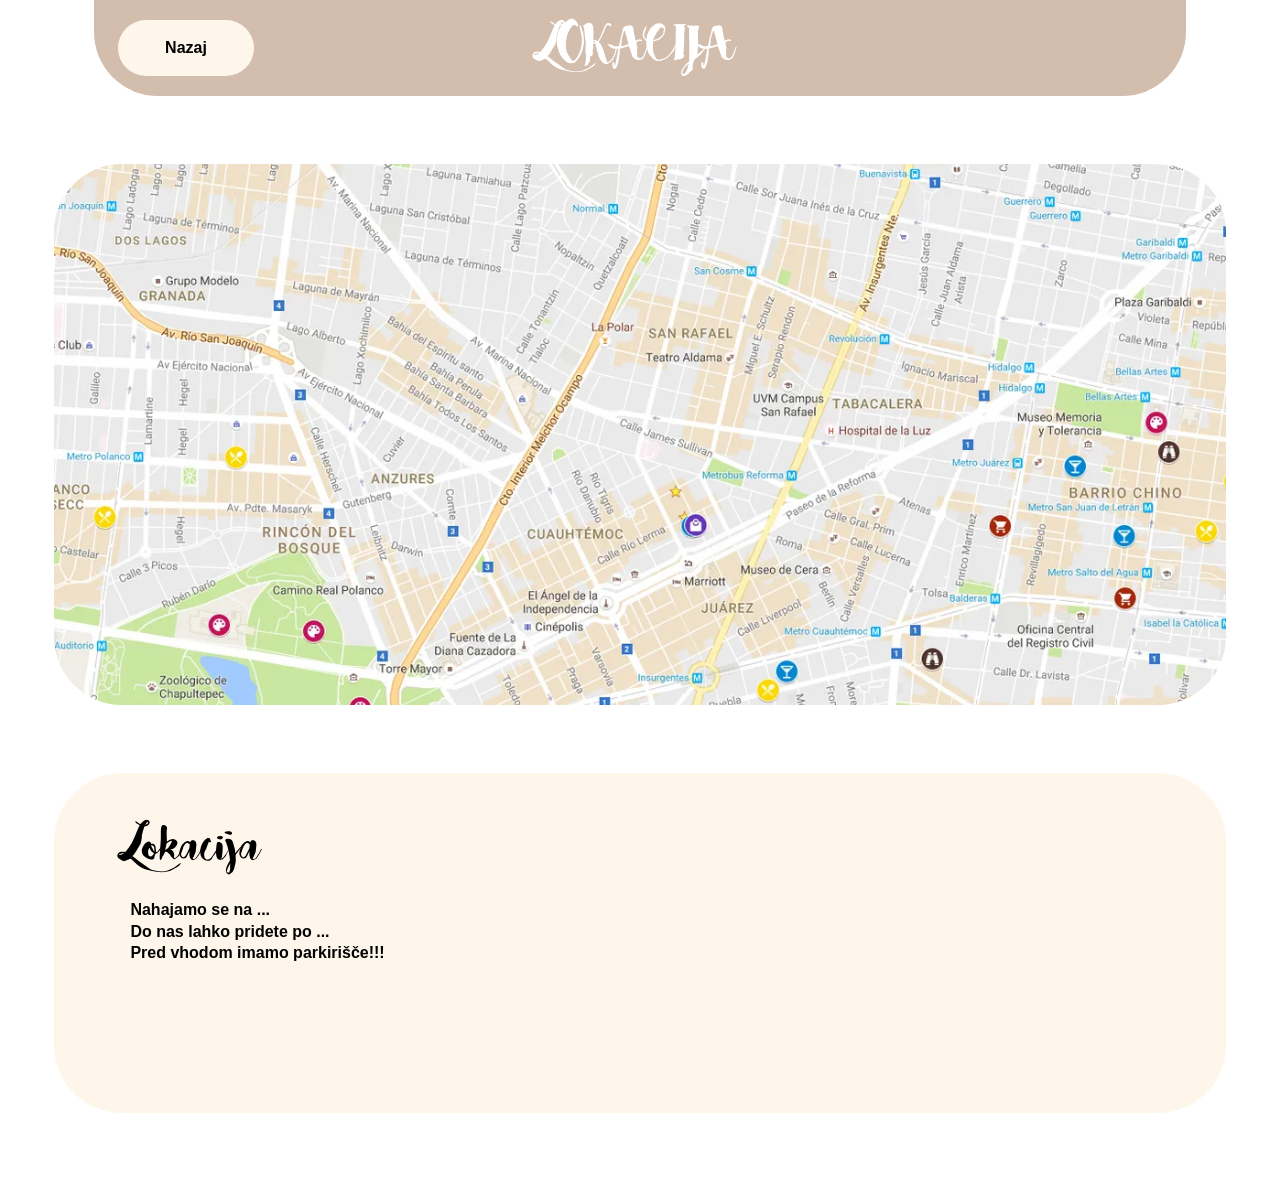
<file: lokacija.html>
<!DOCTYPE html>
<html lang="sl">
<head>
    <meta charset="UTF-8">
    <meta name="viewport" content="width=device-width, initial-scale=1.0">
    <title>Lokacija | Pekarna Pri Peku</title>
    <link rel="stylesheet" href="style.css">
</head>
<body>
    <header class="site-header">
        <a class="button header-start" href="index.html">Nazaj</a>
        <h1>LOKACIJA</h1>
    </header>

    <main class="page">
        <div class="media media--wide"><img src="images/zemljevid.jpg" alt="Zemljevid okolice pekarne"></div>

        <section class="card card--location">
            <h2>Lokacija</h2>
            <p>Nahajamo se na ...<br>Do nas lahko pridete po ...<br>Pred vhodom imamo parkirišče!!!</p>
        </section>
    </main>
</body>
</html>
</file>
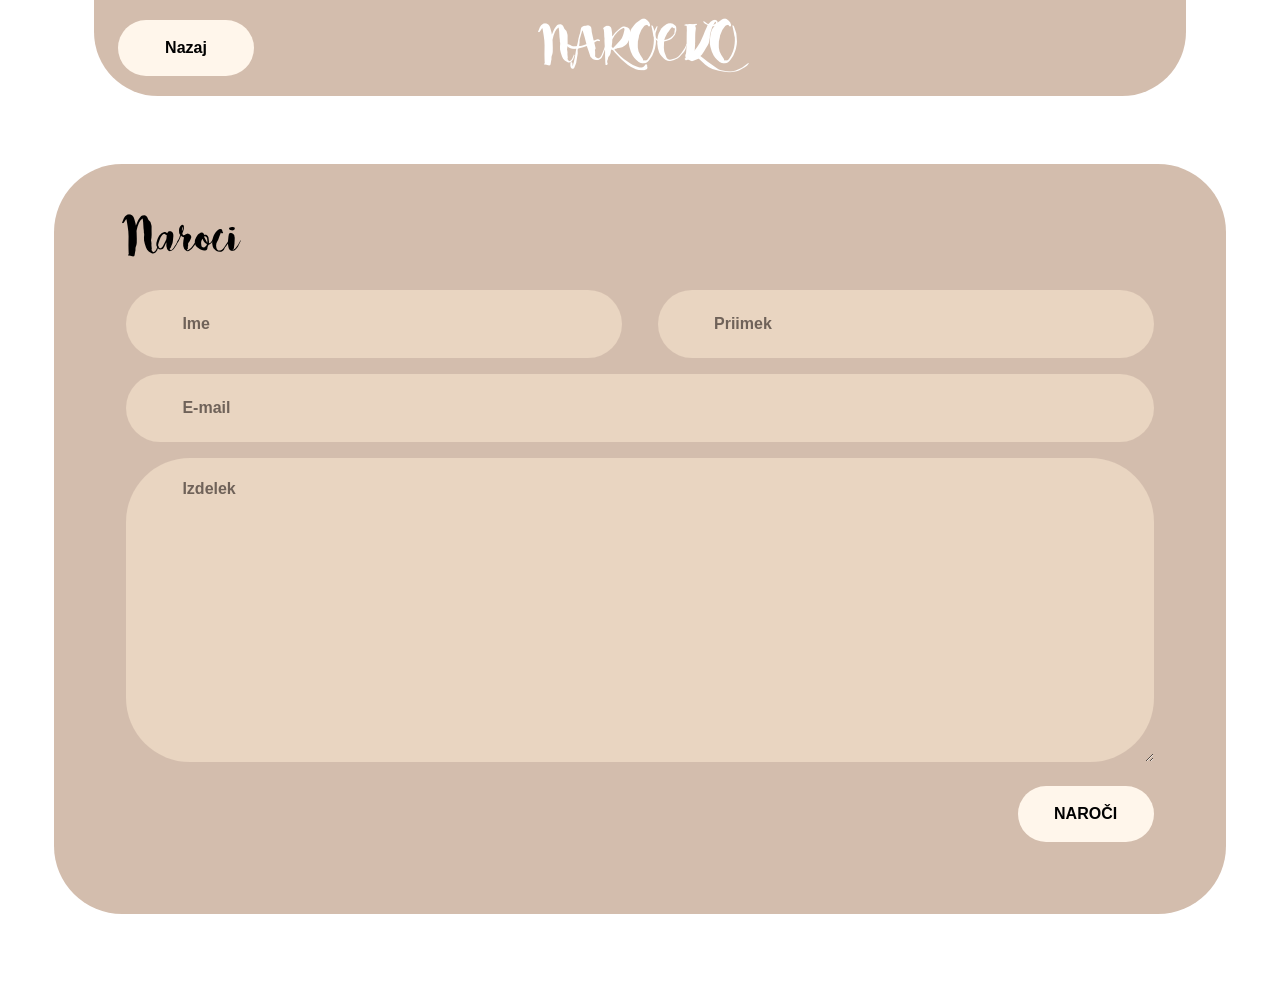
<file: narocilo.html>
<!DOCTYPE html>
<html lang="sl">
<head>
    <meta charset="UTF-8">
    <meta name="viewport" content="width=device-width, initial-scale=1.0">
    <title>Naročilo | Pekarna Pri Peku</title>
    <link rel="stylesheet" href="style.css">
    <script src="scripts.js" defer></script>
</head>
<body>
    <header class="site-header">
        <a class="button header-start" href="index.html">Nazaj</a>
        <h1>NAROCILO</h1>
    </header>

    <main class="page">
        <section class="panel">
            <h2>Naroci</h2>
            <form id="order-form" novalidate>
                <div class="fields">
                    <div class="field field--half">
                        <label class="visually-hidden" for="ime">Ime</label>
                        <input id="ime" name="ime" type="text" placeholder="Ime" autocomplete="given-name" required aria-describedby="ime-error">
                        <p class="error" id="ime-error"></p>
                    </div>
                    <div class="field field--half">
                        <label class="visually-hidden" for="priimek">Priimek</label>
                        <input id="priimek" name="priimek" type="text" placeholder="Priimek" autocomplete="family-name" required aria-describedby="priimek-error">
                        <p class="error" id="priimek-error"></p>
                    </div>
                    <div class="field">
                        <label class="visually-hidden" for="email">E-mail</label>
                        <input id="email" name="email" type="email" placeholder="E-mail" autocomplete="email" required aria-describedby="email-error">
                        <p class="error" id="email-error"></p>
                    </div>
                    <div class="field">
                        <label class="visually-hidden" for="izdelek">Izdelek</label>
                        <textarea id="izdelek" name="izdelek" placeholder="Izdelek" required aria-describedby="izdelek-error"></textarea>
                        <p class="error" id="izdelek-error"></p>
                    </div>
                </div>
                <div class="form-actions">
                    <button class="button" type="submit">NAROČI</button>
                </div>
                <p class="form-status" id="form-status" role="status" hidden></p>
            </form>
        </section>
    </main>
</body>
</html>
</file>
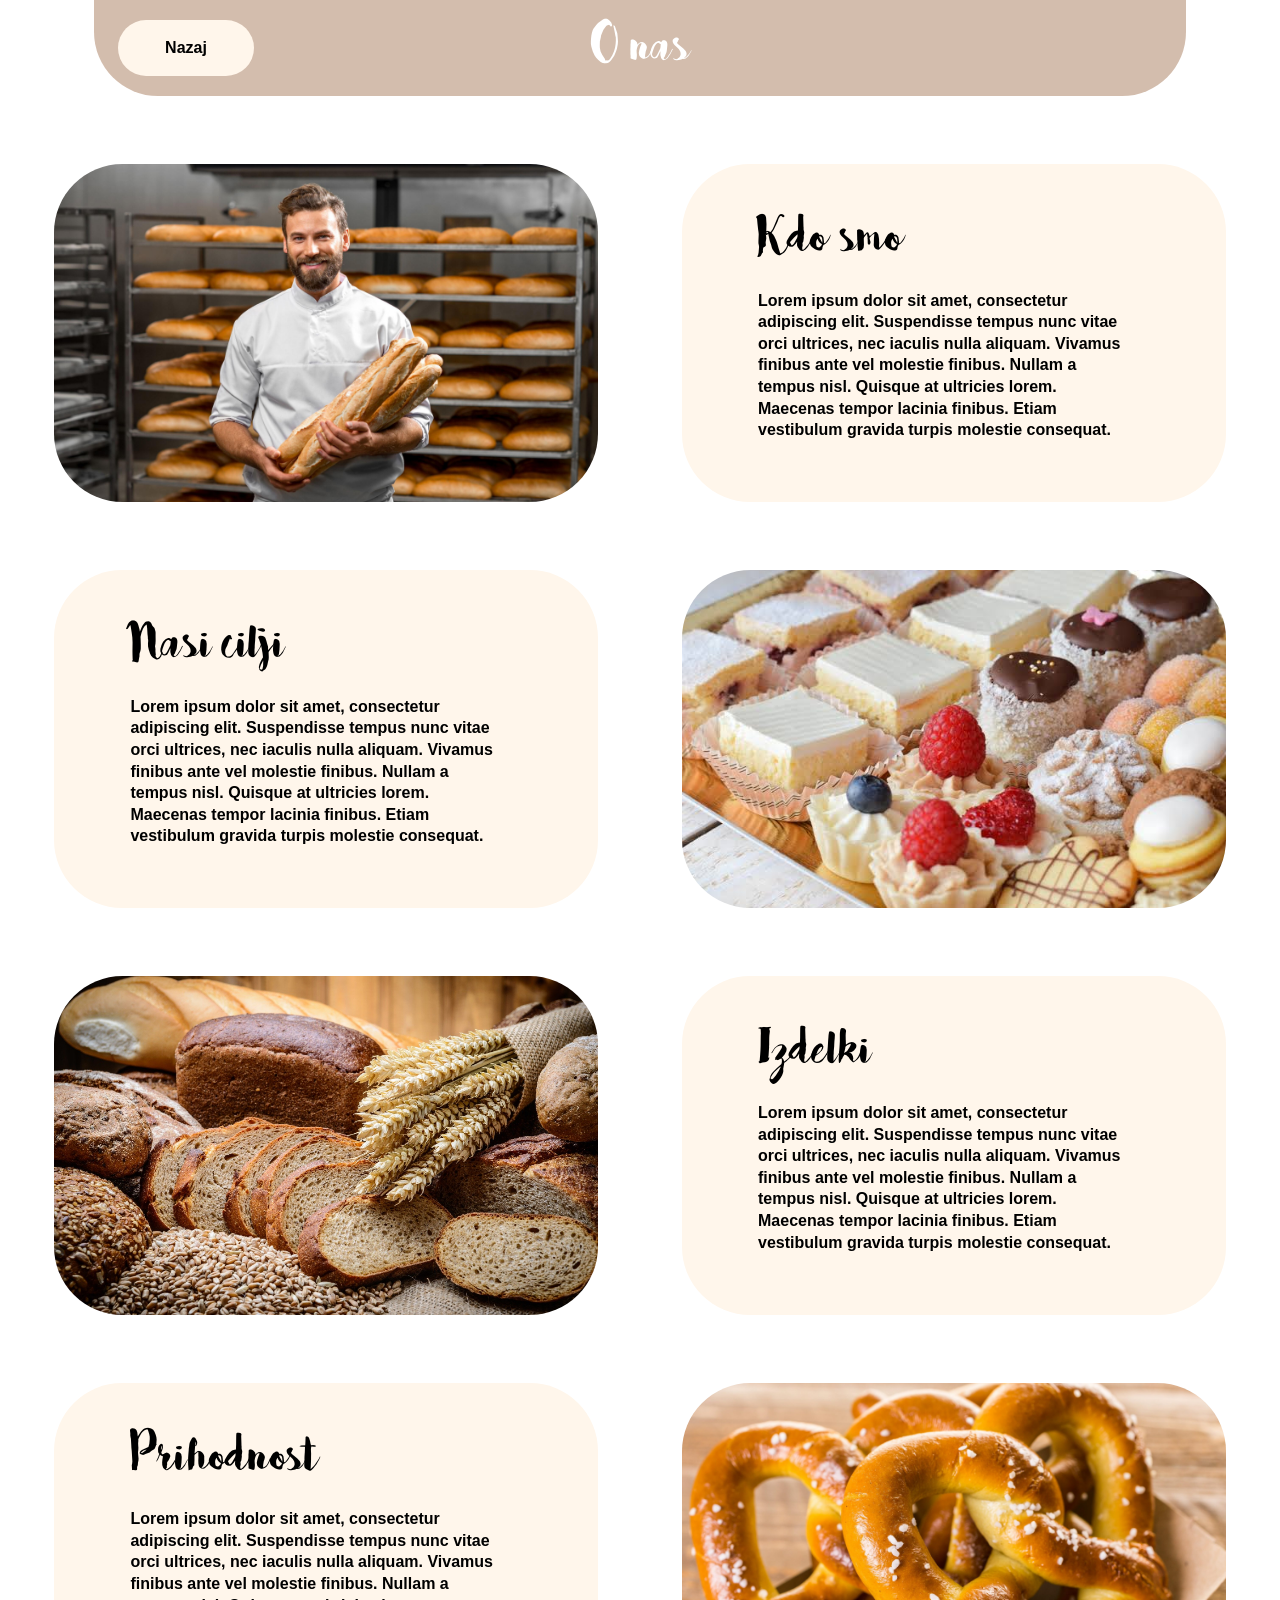
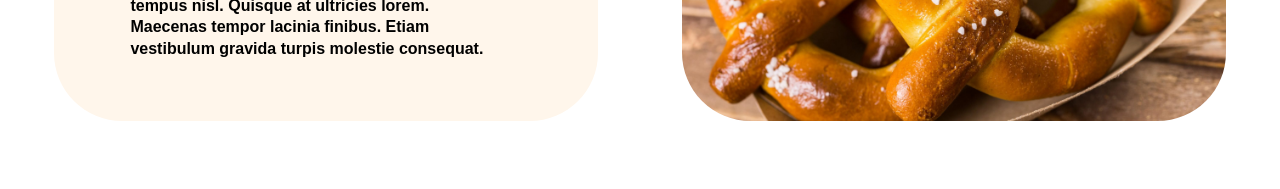
<file: o-nas.html>
<!DOCTYPE html>
<html lang="sl">
<head>
    <meta charset="UTF-8">
    <meta name="viewport" content="width=device-width, initial-scale=1.0">
    <title>O nas | Pekarna Pri Peku</title>
    <link rel="stylesheet" href="style.css">
</head>
<body>
    <header class="site-header">
        <a class="button header-start" href="index.html">Nazaj</a>
        <h1>O nas</h1>
    </header>

    <main class="page">
        <section class="split">
            <div class="media"><img src="images/pek.jpg" alt="Pek v pekarni drži štruce kruha pred policami s pecivom"></div>
            <div class="card">
                <h2>Kdo smo</h2>
                <p>Lorem ipsum dolor sit amet, consectetur adipiscing elit. Suspendisse tempus nunc vitae orci ultrices, nec iaculis nulla aliquam. Vivamus finibus ante vel molestie finibus. Nullam a tempus nisl. Quisque at ultricies lorem. Maecenas tempor lacinia finibus. Etiam vestibulum gravida turpis molestie consequat.</p>
            </div>
        </section>

        <section class="split split--flip">
            <div class="media"><img src="images/sladice.jpg" alt="Pladenj z različnimi sladicami in piškoti"></div>
            <div class="card">
                <h2>Nasi cilji</h2>
                <p>Lorem ipsum dolor sit amet, consectetur adipiscing elit. Suspendisse tempus nunc vitae orci ultrices, nec iaculis nulla aliquam. Vivamus finibus ante vel molestie finibus. Nullam a tempus nisl. Quisque at ultricies lorem. Maecenas tempor lacinia finibus. Etiam vestibulum gravida turpis molestie consequat.</p>
            </div>
        </section>

        <section class="split">
            <div class="media"><img src="images/izdelki.jpg" alt="Različne vrste kruha in pakiranih pekovskih izdelkov"></div>
            <div class="card">
                <h2>Izdelki</h2>
                <p>Lorem ipsum dolor sit amet, consectetur adipiscing elit. Suspendisse tempus nunc vitae orci ultrices, nec iaculis nulla aliquam. Vivamus finibus ante vel molestie finibus. Nullam a tempus nisl. Quisque at ultricies lorem. Maecenas tempor lacinia finibus. Etiam vestibulum gravida turpis molestie consequat.</p>
            </div>
        </section>

        <section class="split split--flip">
            <div class="media"><img src="images/presta.jpg" alt="Kup pečenih perecev s sezamom"></div>
            <div class="card">
                <h2>Prihodnost</h2>
                <p>Lorem ipsum dolor sit amet, consectetur adipiscing elit. Suspendisse tempus nunc vitae orci ultrices, nec iaculis nulla aliquam. Vivamus finibus ante vel molestie finibus. Nullam a tempus nisl. Quisque at ultricies lorem. Maecenas tempor lacinia finibus. Etiam vestibulum gravida turpis molestie consequat.</p>
            </div>
        </section>
    </main>
</body>
</html>
</file>
<file: style.css>
@font-face {
    font-family: "Bakery";
    src: url("bakery.otf") format("opentype"),
         url("bakery.ttf") format("truetype");
    font-display: swap;
}

:root {
    --brown: #d3bdad;
    --cream: #fff6eb;
    --field: #e9d5c1;
    --ink: #000000;
    --muted: #6f6259;
    --error: #8a1f11;
    --radius-large: clamp(32px, 5.5vw, 68px);
}

*,
*::before,
*::after {
    box-sizing: border-box;
}

body {
    margin: 0;
    background: #ffffff;
    color: var(--ink);
    font-family: "Open Sans", "Segoe UI", Tahoma, Arial, sans-serif;
    font-weight: 600;
    line-height: 1.35;
}

h1,
h2 {
    margin: 0;
    font-family: "Bakery", cursive;
    font-weight: 400;
    line-height: 1.1;
}

p {
    margin: 0;
}

img {
    display: block;
    width: 100%;
    height: auto;
}

/* Header */
.site-header {
    display: grid;
    grid-template-columns: 1fr auto 1fr;
    align-items: center;
    gap: 16px;
    width: min(85.5%, 1092px);
    min-height: 96px;
    margin: 0 auto;
    padding: 12px clamp(16px, 2vw, 24px);
    background: var(--brown);
    border-radius: 0 0 64px 64px;
}

.site-header h1 {
    grid-column: 2;
    color: #ffffff;
    font-size: clamp(34px, 4.5vw, 56px);
    text-align: center;
    white-space: nowrap;
}

.site-header .button {
    background: var(--cream);
}

.header-start {
    grid-column: 1;
    grid-row: 1;
    justify-self: start;
}

.header-end {
    grid-column: 3;
    justify-self: end;
}

/* Buttons */
.button {
    display: inline-flex;
    align-items: center;
    justify-content: center;
    min-width: 136px;
    min-height: 56px;
    padding: 8px 24px;
    background: var(--brown);
    border: 0;
    border-radius: 28px;
    color: var(--ink);
    font: inherit;
    font-weight: 700;
    text-decoration: none;
    cursor: pointer;
    transition: background-color 0.15s ease;
}

.button:hover,
.site-header .button:hover {
    background: var(--field);
}

a:focus-visible,
button:focus-visible,
input:focus-visible,
textarea:focus-visible {
    outline: 3px solid var(--ink);
    outline-offset: 2px;
}

/* Page layout */
.page {
    display: grid;
    gap: 68px;
    width: min(91.5%, 1172px);
    margin: 68px auto;
}

.split {
    display: grid;
    grid-template-columns: repeat(2, minmax(0, 1fr));
    gap: 84px;
}

.split--flip .media {
    order: 2;
}

/* Images were cropped from the design, so the radius scales with the image. */
.media {
    aspect-ratio: 135 / 84;
    overflow: hidden;
    border-radius: 12.6% / 20.2%;
}

.media img {
    width: 100%;
    height: 100%;
    object-fit: cover;
}

.media--wide {
    aspect-ratio: 292 / 135;
    border-radius: 5.8% / 12.6%;
}

/* Cards */
.card {
    position: relative;
    padding: 44px 76px;
    background: var(--cream);
    border-radius: var(--radius-large);
}

.card h2 {
    margin-bottom: 20px;
    font-size: 56px;
}

.card p {
    max-width: 23.5em;
}

.card--more {
    display: flex;
    flex-direction: column;
}

.card--more .button {
    align-self: flex-end;
    margin: auto -48px -16px 0;
}

.card--location {
    min-height: 340px;
}

/* Contact and order panels */
.panel {
    padding: 44px 72px 72px;
    background: var(--brown);
    border-radius: var(--radius-large);
}

.panel h2 {
    margin-bottom: 20px;
    font-size: 56px;
}

.fields {
    display: grid;
    grid-template-columns: repeat(2, minmax(0, 1fr));
    gap: 16px 36px;
}

.field {
    grid-column: span 2;
}

.field--half {
    grid-column: span 1;
}

.pill,
.field input,
.field textarea {
    display: block;
    width: 100%;
    min-height: 68px;
    margin: 0;
    padding: 20px 56px;
    background: var(--field);
    border: 0;
    border-radius: 34px;
    color: var(--muted);
    font: inherit;
    font-weight: 700;
}

.pill--large,
.field textarea {
    min-height: 304px;
    border-radius: 64px;
}

.field input,
.field textarea {
    color: var(--ink);
}

.field textarea {
    resize: vertical;
}

.field ::placeholder {
    color: var(--muted);
    opacity: 1;
}

.field [aria-invalid="true"] {
    outline: 2px solid var(--error);
}

.error {
    margin: 6px 0 0 56px;
    color: var(--error);
}

.error:empty {
    display: none;
}

.form-actions {
    display: flex;
    justify-content: flex-end;
    margin-top: 24px;
}

.form-actions .button {
    background: var(--cream);
}

.form-actions .button:hover {
    background: var(--field);
}

.form-status {
    margin-top: 20px;
    padding: 16px 32px;
    background: var(--cream);
    border-radius: 28px;
}

.form-status[hidden] {
    display: none;
}

.visually-hidden {
    position: absolute;
    width: 1px;
    height: 1px;
    overflow: hidden;
    clip-path: inset(50%);
    white-space: nowrap;
}

/* Smaller screens */
@media (max-width: 1100px) {
    .page {
        gap: 40px;
        margin: 40px auto;
    }

    .split {
        gap: 40px;
    }

    .card {
        padding: 32px 40px;
    }

    .card--more .button {
        margin: 20px -16px -8px 0;
    }

    .panel {
        padding: 32px 40px 40px;
    }

    .pill,
    .field input,
    .field textarea {
        padding-inline: 32px;
    }

    .error {
        margin-left: 32px;
    }
}

@media (max-width: 760px) {
    .site-header {
        width: 100%;
        min-height: 72px;
        border-radius: 0 0 32px 32px;
    }

    .site-header .button {
        min-width: 0;
        min-height: 44px;
        padding: 6px 16px;
    }

    .split {
        grid-template-columns: minmax(0, 1fr);
        gap: 20px;
    }

    /* Keep every picture directly above the text it belongs to. */
    .split--flip .media {
        order: 0;
    }

    .card,
    .panel {
        padding: 28px 24px;
    }

    .card h2,
    .panel h2 {
        font-size: 44px;
    }

    .card--more .button {
        margin: 20px 0 0;
    }

    .card--location {
        min-height: 0;
    }

    .fields {
        gap: 12px;
    }

    .field--half {
        grid-column: span 2;
    }

    .pill,
    .field input,
    .field textarea {
        min-height: 56px;
        padding: 15px 24px;
        border-radius: 28px;
    }

    .pill--large,
    .field textarea {
        min-height: 200px;
        border-radius: 32px;
    }

    .error {
        margin-left: 24px;
    }
}

/* Equal side columns no longer fit, so the title centres in the leftover space. */
@media (max-width: 480px) {
    .site-header {
        grid-template-columns: auto minmax(0, 1fr) auto;
        gap: 8px;
    }

    .site-header h1 {
        font-size: 30px;
    }
}
</file>
